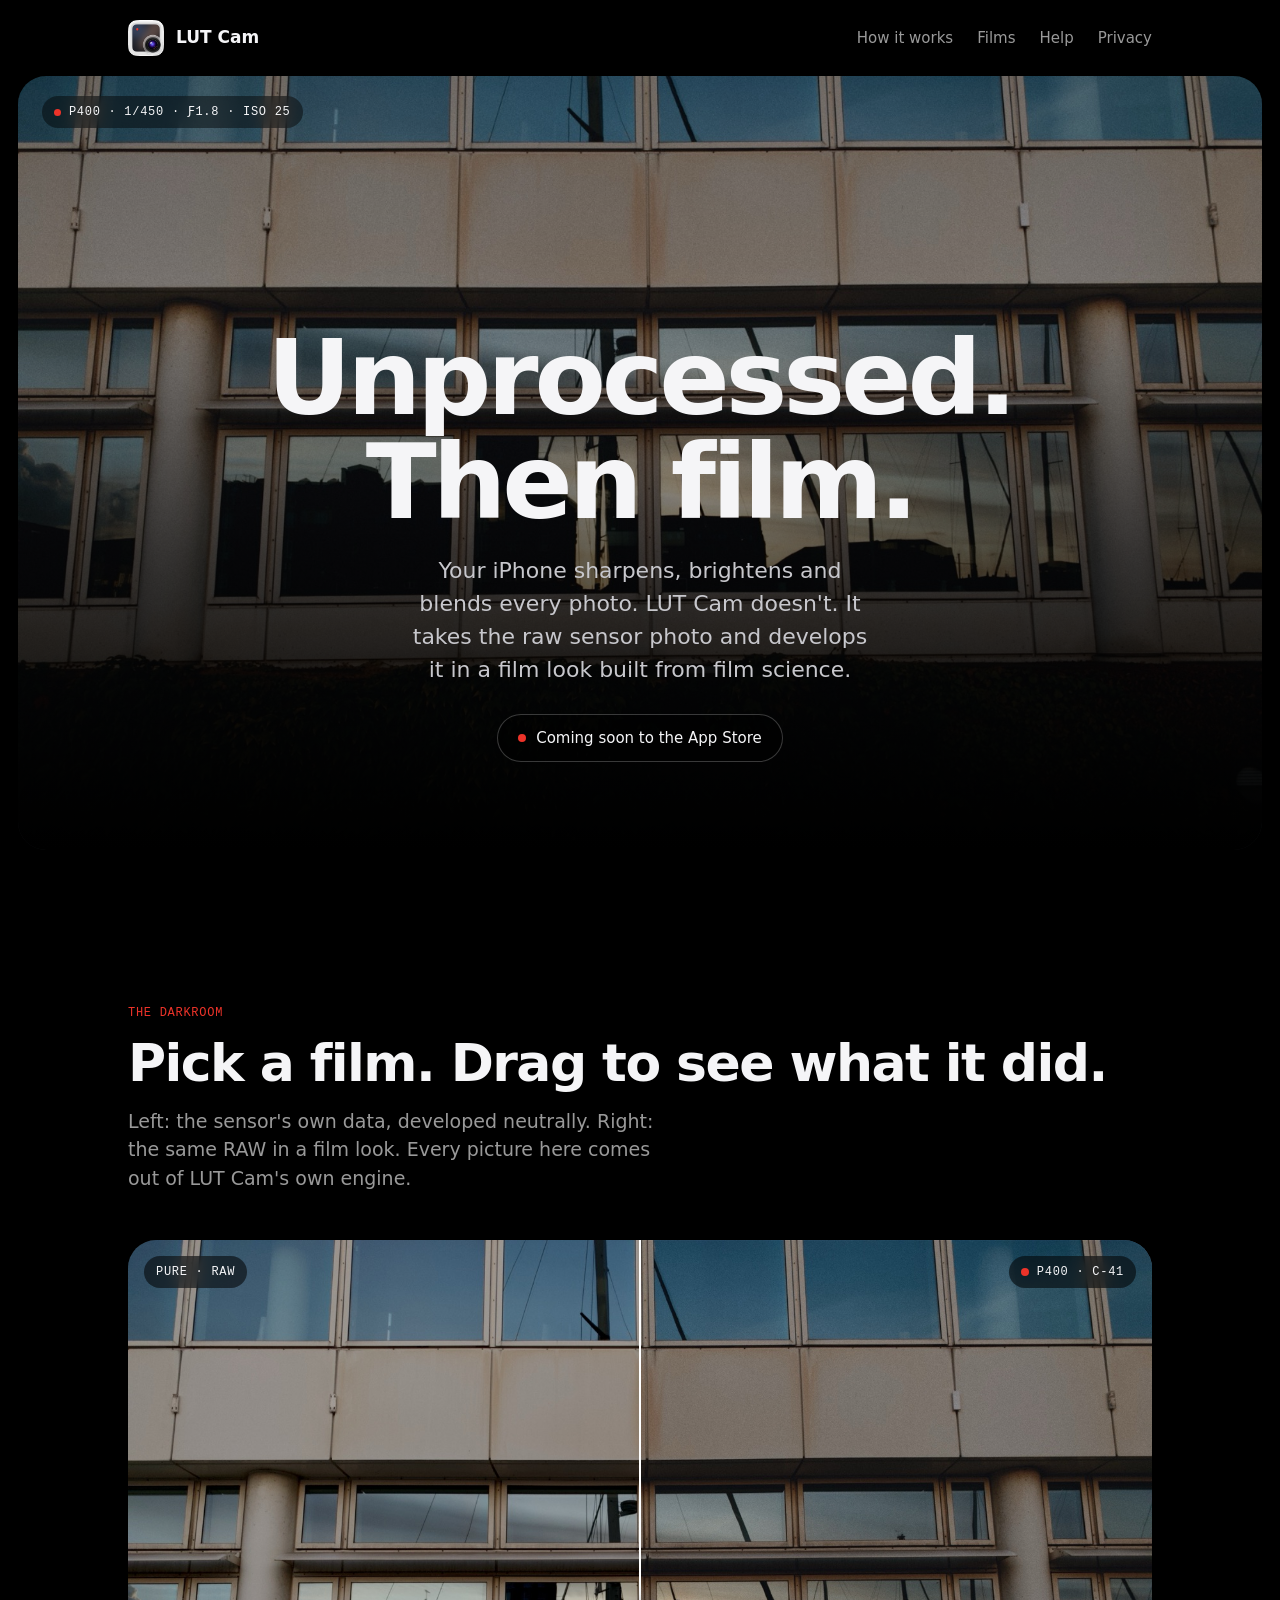
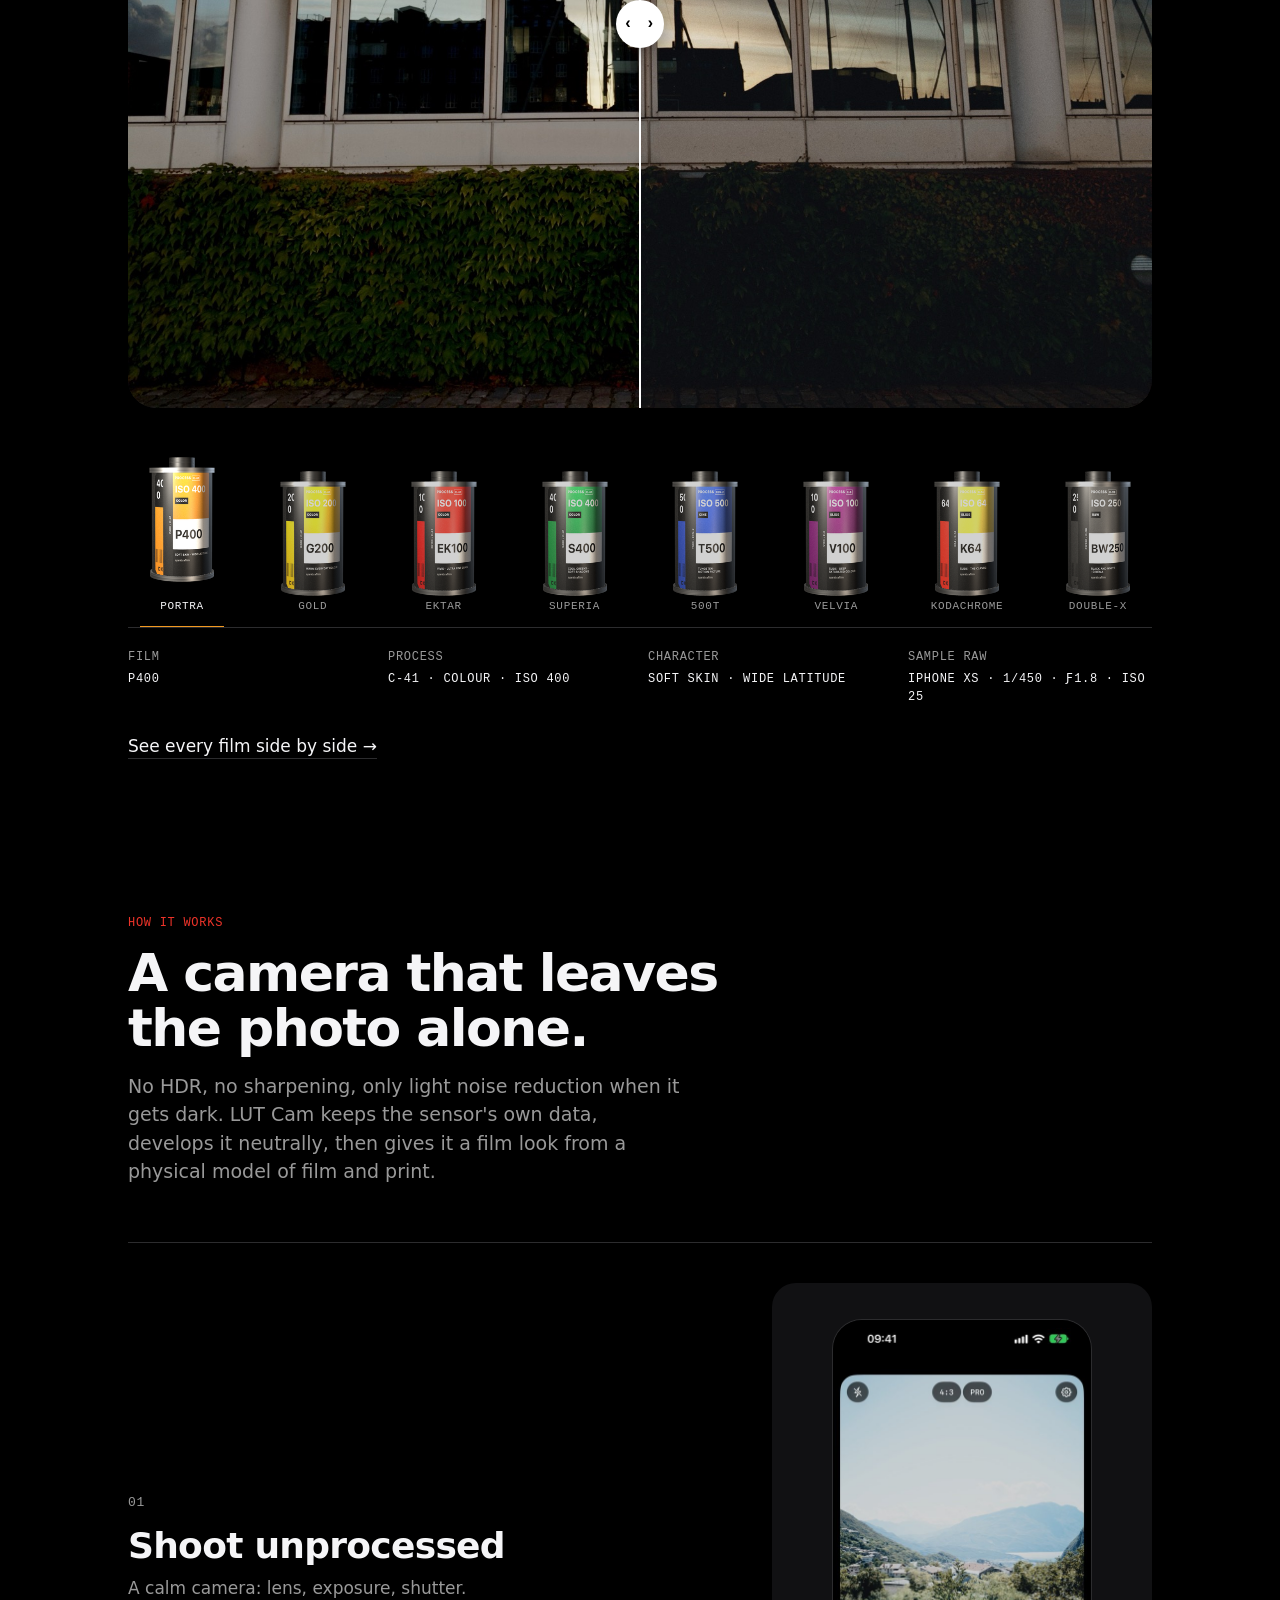
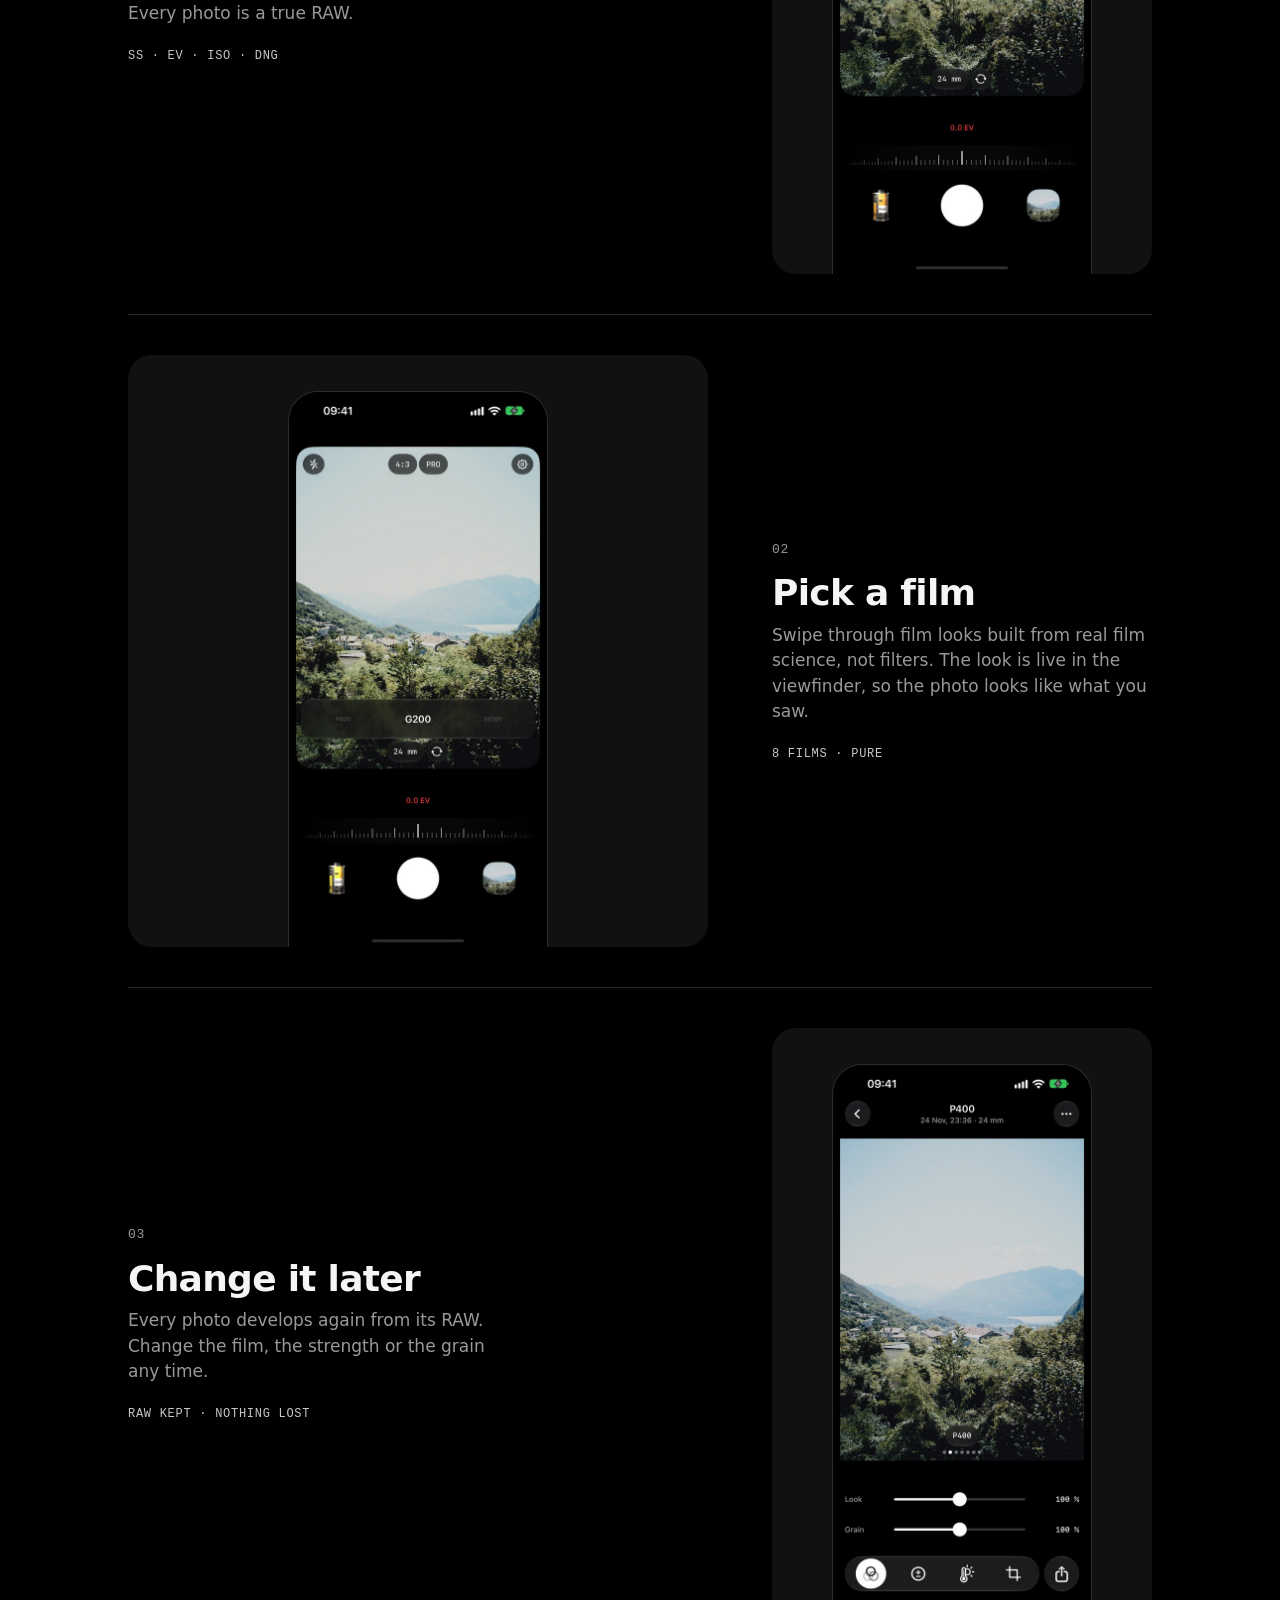
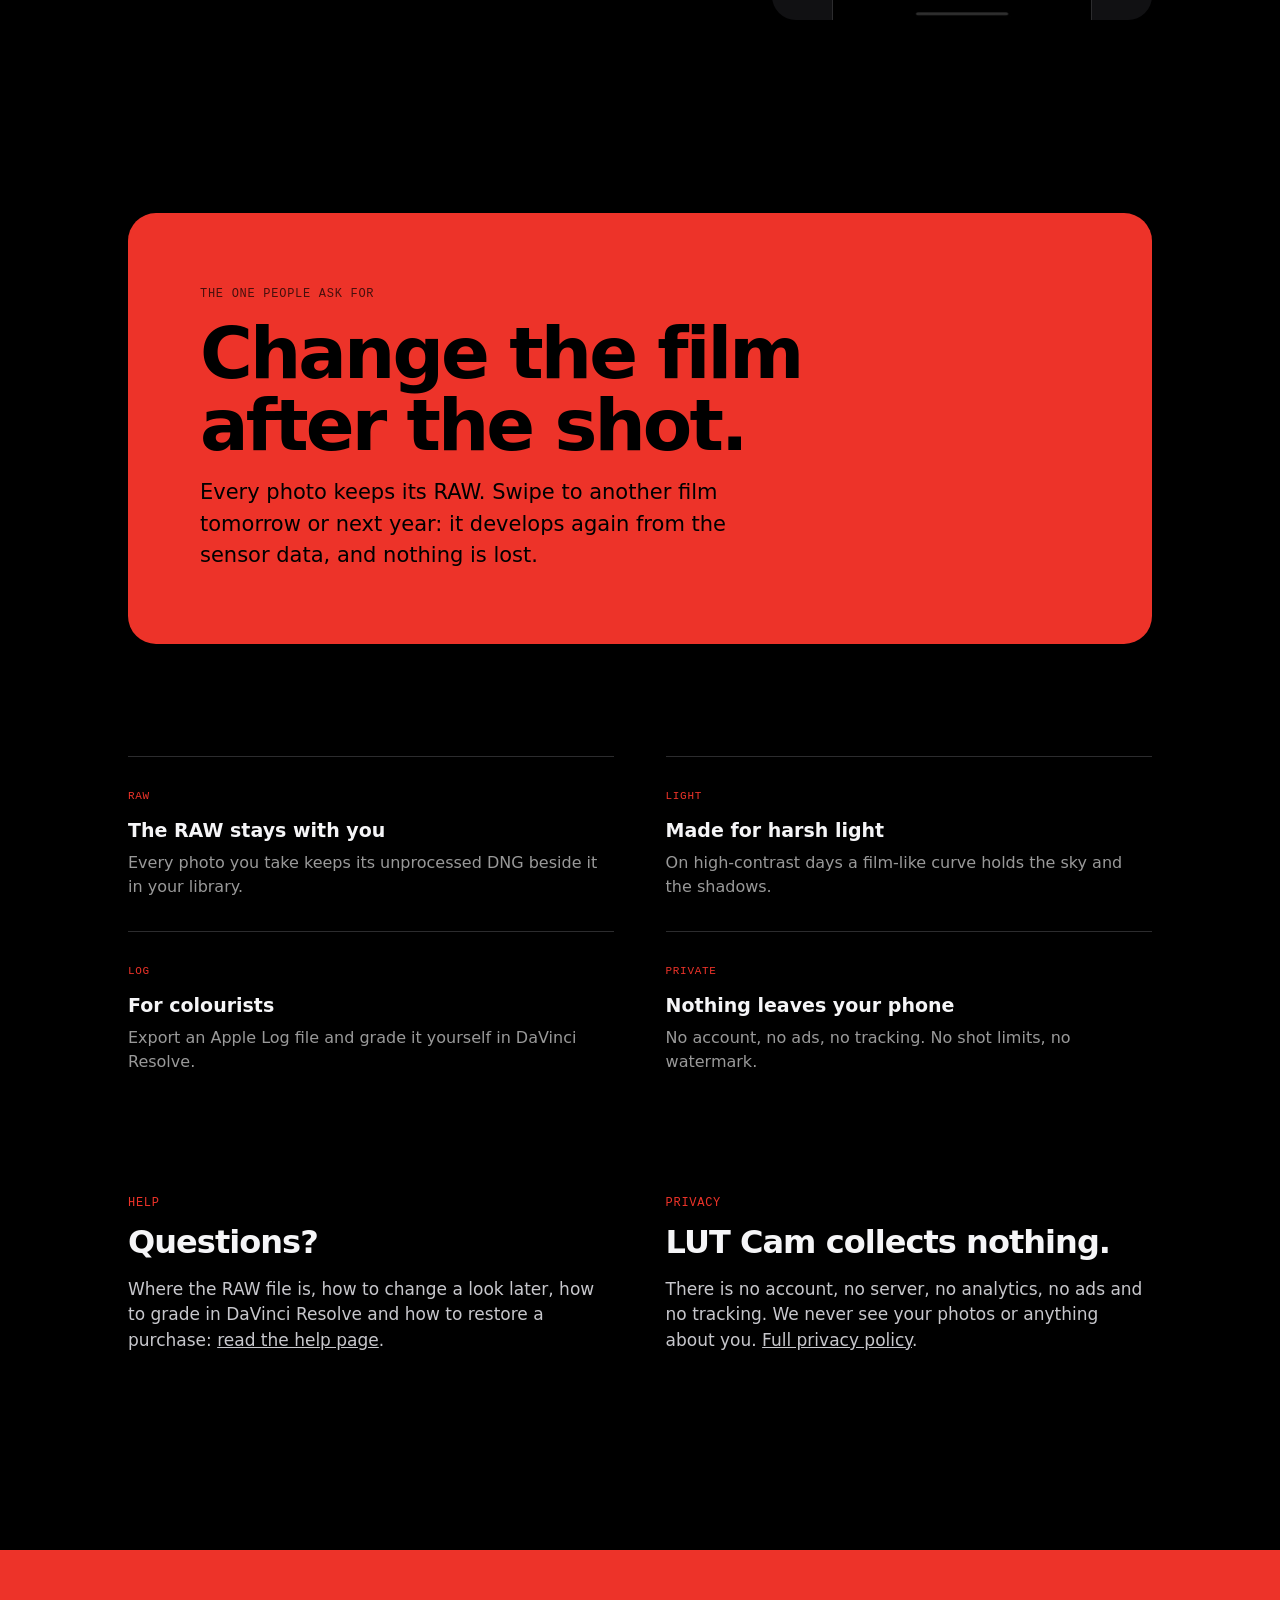
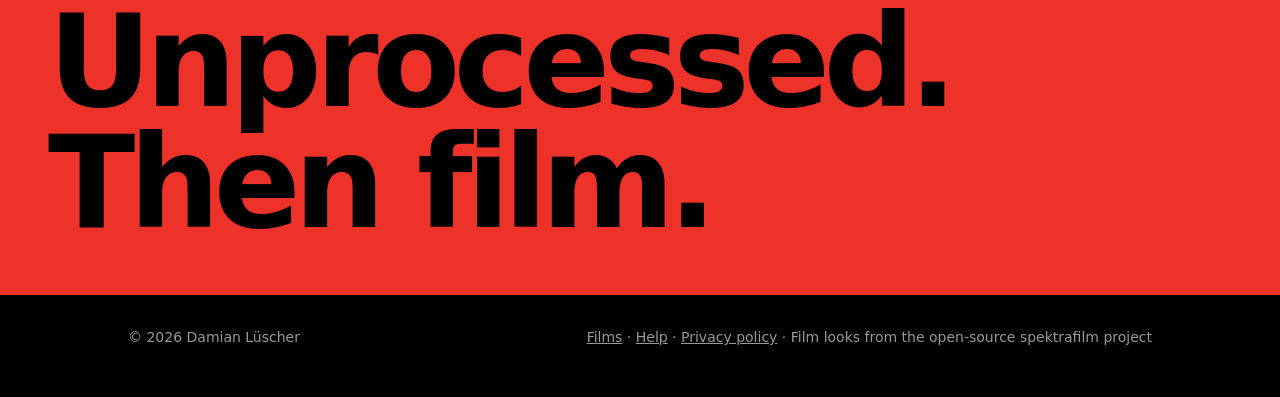
<file: index.html>
<!doctype html>
<html lang="en">
<head>
<meta charset="utf-8">
<meta name="viewport" content="width=device-width, initial-scale=1">
<title>LUT Cam: unprocessed photos, then film</title>
<meta name="description" content="A camera for iPhone that skips Apple's processing. It takes the unprocessed sensor photo and develops it in a film look built from real film science.">
<meta name="color-scheme" content="dark">
<meta name="theme-color" content="#000000">
<link rel="icon" href="assets/icon.png">
<link rel="apple-touch-icon" href="assets/apple-touch-icon.png">
<meta property="og:title" content="LUT Cam">
<meta property="og:description" content="Unprocessed. Then film. A camera for iPhone that skips Apple's processing.">
<meta property="og:image" content="assets/films/portra-400.jpg">
<link rel="stylesheet" href="style.css">
</head>
<body>

<div class="wrap">
<header class="bar">
  <a class="brand" href="index.html"><img src="assets/icon.png" alt="" width="36" height="36">LUT Cam</a>
  <nav><a href="#how">How it works</a><a href="looks.html">Films</a><a href="help.html">Help</a><a href="privacy-policy.html">Privacy</a></nav>
</header>
</div>

<main>
<section class="hero" aria-label="LUT Cam">
  <img class="hero-photo" src="assets/films/portra-400.jpg" alt="A building facade at dusk, developed in the P400 look" width="1600" height="1200" fetchpriority="high">
  <p class="readout mono" aria-hidden="true"><span class="rec"></span>P400 · 1/450 · ƒ1.8 · ISO 25</p>
  <div class="hero-copy">
    <h1>Unprocessed.<br>Then film.</h1>
    <p class="lead">Your iPhone sharpens, brightens and blends every photo. LUT Cam doesn't. It takes the raw sensor photo and develops it in a film look built from film science.</p>
    <span class="soon">Coming soon to the App Store</span>
  </div>
</section>

<div class="wrap">

<section class="darkroom" id="films" aria-labelledby="darkroom-title">
  <p class="kicker mono">The darkroom</p>
  <h2 id="darkroom-title">Pick a film. Drag to see what it did.</h2>
  <p class="intro">Left: the sensor's own data, developed neutrally. Right: the same RAW in a film look. Every picture here comes out of LUT Cam's own engine.</p>

  <figure class="compare" style="--pos: 50%">
    <img class="compare-raw" src="assets/films/neutral.jpg" alt="The facade straight from the sensor, flat and unprocessed" width="1600" height="1200">
    <img class="compare-film" id="compare-film" src="assets/films/portra-400.jpg" alt="The same facade in the P400 look" width="1600" height="1200">
    <span class="tag tag-raw mono">Pure · RAW</span>
    <span class="tag tag-film mono" id="tag-film">P400 · C-41</span>
    <span class="handle" aria-hidden="true"></span>
    <input class="slider" type="range" min="0" max="100" value="50" aria-label="Drag to compare the unprocessed RAW with the film look">
  </figure>

  <div class="shelf" role="group" aria-label="Choose a film">
    <button class="can" type="button" aria-pressed="true" data-film="portra-400" data-name="P400" data-process="C-41" data-kind="Colour" data-iso="400" data-line="Soft skin · wide latitude" style="--can: #f29921"><img src="assets/cans/portra.png" alt="" width="140" height="240"><span class="mono">Portra</span></button>
    <button class="can" type="button" aria-pressed="false" data-film="gold-200" data-name="G200" data-process="C-41" data-kind="Colour" data-iso="200" data-line="Warm everyday colour" style="--can: #fac71a"><img src="assets/cans/gold.png" alt="" width="140" height="240"><span class="mono">Gold</span></button>
    <button class="can" type="button" aria-pressed="false" data-film="ektar-100" data-name="EK100" data-process="C-41" data-kind="Colour" data-iso="100" data-line="Vivid · ultra fine grain" style="--can: #ed3329"><img src="assets/cans/ektar.png" alt="" width="140" height="240"><span class="mono">Ektar</span></button>
    <button class="can" type="button" aria-pressed="false" data-film="superia-400" data-name="S400" data-process="C-41" data-kind="Colour" data-iso="400" data-line="Cool greens · soft shadows" style="--can: #299e52"><img src="assets/cans/superia.png" alt="" width="140" height="240"><span class="mono">Superia</span></button>
    <button class="can" type="button" aria-pressed="false" data-film="vision3-500t" data-name="T500" data-process="ECN-2" data-kind="Cine" data-iso="500" data-line="Tungsten · motion picture" style="--can: #385ccc"><img src="assets/cans/vision.png" alt="" width="140" height="240"><span class="mono">500T</span></button>
    <button class="can" type="button" aria-pressed="false" data-film="velvia-100" data-name="V100" data-process="E-6" data-kind="Slide" data-iso="100" data-line="Slide · deep saturated colour" style="--can: #8c2e80"><img src="assets/cans/velvia.png" alt="" width="140" height="240"><span class="mono">Velvia</span></button>
    <button class="can" type="button" aria-pressed="false" data-film="kodachrome-64" data-name="K64" data-process="K-14" data-kind="Slide" data-iso="64" data-line="Slide · the classic" style="--can: #fadb4d"><img src="assets/cans/kodachrome.png" alt="" width="140" height="240"><span class="mono">Kodachrome</span></button>
    <button class="can" type="button" aria-pressed="false" data-film="double-x-250" data-name="BW250" data-process="D-96" data-kind="B&amp;W" data-iso="250" data-line="Black and white · cinema" style="--can: #9a9a9a"><img src="assets/cans/doublex.png" alt="" width="140" height="240"><span class="mono">Double-X</span></button>
  </div>

  <dl class="captions mono" aria-live="polite">
    <div><dt>Film</dt><dd id="cap-name">P400</dd></div>
    <div><dt>Process</dt><dd id="cap-process">C-41 · Colour · ISO 400</dd></div>
    <div><dt>Character</dt><dd id="cap-line">Soft skin · wide latitude</dd></div>
    <div><dt>Sample RAW</dt><dd>iPhone XS · 1/450 · ƒ1.8 · ISO 25</dd></div>
  </dl>
  <p class="more"><a href="looks.html">See every film side by side →</a></p>
</section>

<section id="how" aria-labelledby="how-title">
  <p class="kicker mono">How it works</p>
  <h2 id="how-title">A camera that leaves the photo alone.</h2>
  <p class="intro">No HDR, no sharpening, only light noise reduction when it gets dark. LUT Cam keeps the sensor's own data, develops it neutrally, then gives it a film look from a physical model of film and print.</p>

  <ol class="chapters">
    <li class="chapter">
      <div class="chapter-text">
        <span class="num mono">01</span>
        <h3>Shoot unprocessed</h3>
        <p>A calm camera: lens, exposure, shutter. Every photo is a true RAW.</p>
        <p class="spec mono">SS · EV · ISO · DNG</p>
      </div>
      <div class="stage"><img src="assets/camera.jpg" alt="The LUT Cam camera screen" width="520" height="1118" loading="lazy"></div>
    </li>
    <li class="chapter">
      <div class="chapter-text">
        <span class="num mono">02</span>
        <h3>Pick a film</h3>
        <p>Swipe through film looks built from real film science, not filters. The look is live in the viewfinder, so the photo looks like what you saw.</p>
        <p class="spec mono">8 films · Pure</p>
      </div>
      <div class="stage"><img src="assets/looks.jpg" alt="Choosing a film look on the camera" width="520" height="1118" loading="lazy"></div>
    </li>
    <li class="chapter">
      <div class="chapter-text">
        <span class="num mono">03</span>
        <h3>Change it later</h3>
        <p>Every photo develops again from its RAW. Change the film, the strength or the grain any time.</p>
        <p class="spec mono">RAW kept · nothing lost</p>
      </div>
      <div class="stage"><img src="assets/editor.jpg" alt="Changing the look of a photo after it was taken" width="520" height="1118" loading="lazy"></div>
    </li>
  </ol>
</section>

<section class="proof" aria-labelledby="proof-title">
  <p class="kicker mono">The one people ask for</p>
  <h2 id="proof-title">Change the film after the shot.</h2>
  <p>Every photo keeps its RAW. Swipe to another film tomorrow or next year: it develops again from the sensor data, and nothing is lost.</p>
</section>

<section class="facts" aria-label="Details">
  <div class="fact"><span class="mono">RAW</span><h3>The RAW stays with you</h3><p>Every photo you take keeps its unprocessed DNG beside it in your library.</p></div>
  <div class="fact"><span class="mono">Light</span><h3>Made for harsh light</h3><p>On high-contrast days a film-like curve holds the sky and the shadows.</p></div>
  <div class="fact"><span class="mono">Log</span><h3>For colourists</h3><p>Export an Apple Log file and grade it yourself in DaVinci Resolve.</p></div>
  <div class="fact"><span class="mono">Private</span><h3>Nothing leaves your phone</h3><p>No account, no ads, no tracking. No shot limits, no watermark.</p></div>
</section>

<section class="pair-text">
  <div class="text">
    <p class="kicker mono">Help</p>
    <h2>Questions?</h2>
    <p>Where the RAW file is, how to change a look later, how to grade in DaVinci Resolve and how to restore a purchase: <a href="help.html">read the help page</a>.</p>
  </div>
  <div class="text">
    <p class="kicker mono">Privacy</p>
    <h2>LUT Cam collects nothing.</h2>
    <p>There is no account, no server, no analytics, no ads and no tracking. We never see your photos or anything about you. <a href="privacy-policy.html">Full privacy policy</a>.</p>
  </div>
</section>
</div>

<div class="band" aria-hidden="true"><span>Unprocessed.</span><span>Then film.</span></div>
</main>

<div class="wrap">
<footer>
  <div class="row">
    <span>© 2026 Damian Lüscher</span>
    <span><a href="looks.html">Films</a> · <a href="help.html">Help</a> · <a href="privacy-policy.html">Privacy policy</a> · Film looks from the open-source spektrafilm project</span>
  </div>
</footer>
</div>

<script src="darkroom.js"></script>
</body>
</html>
</file>
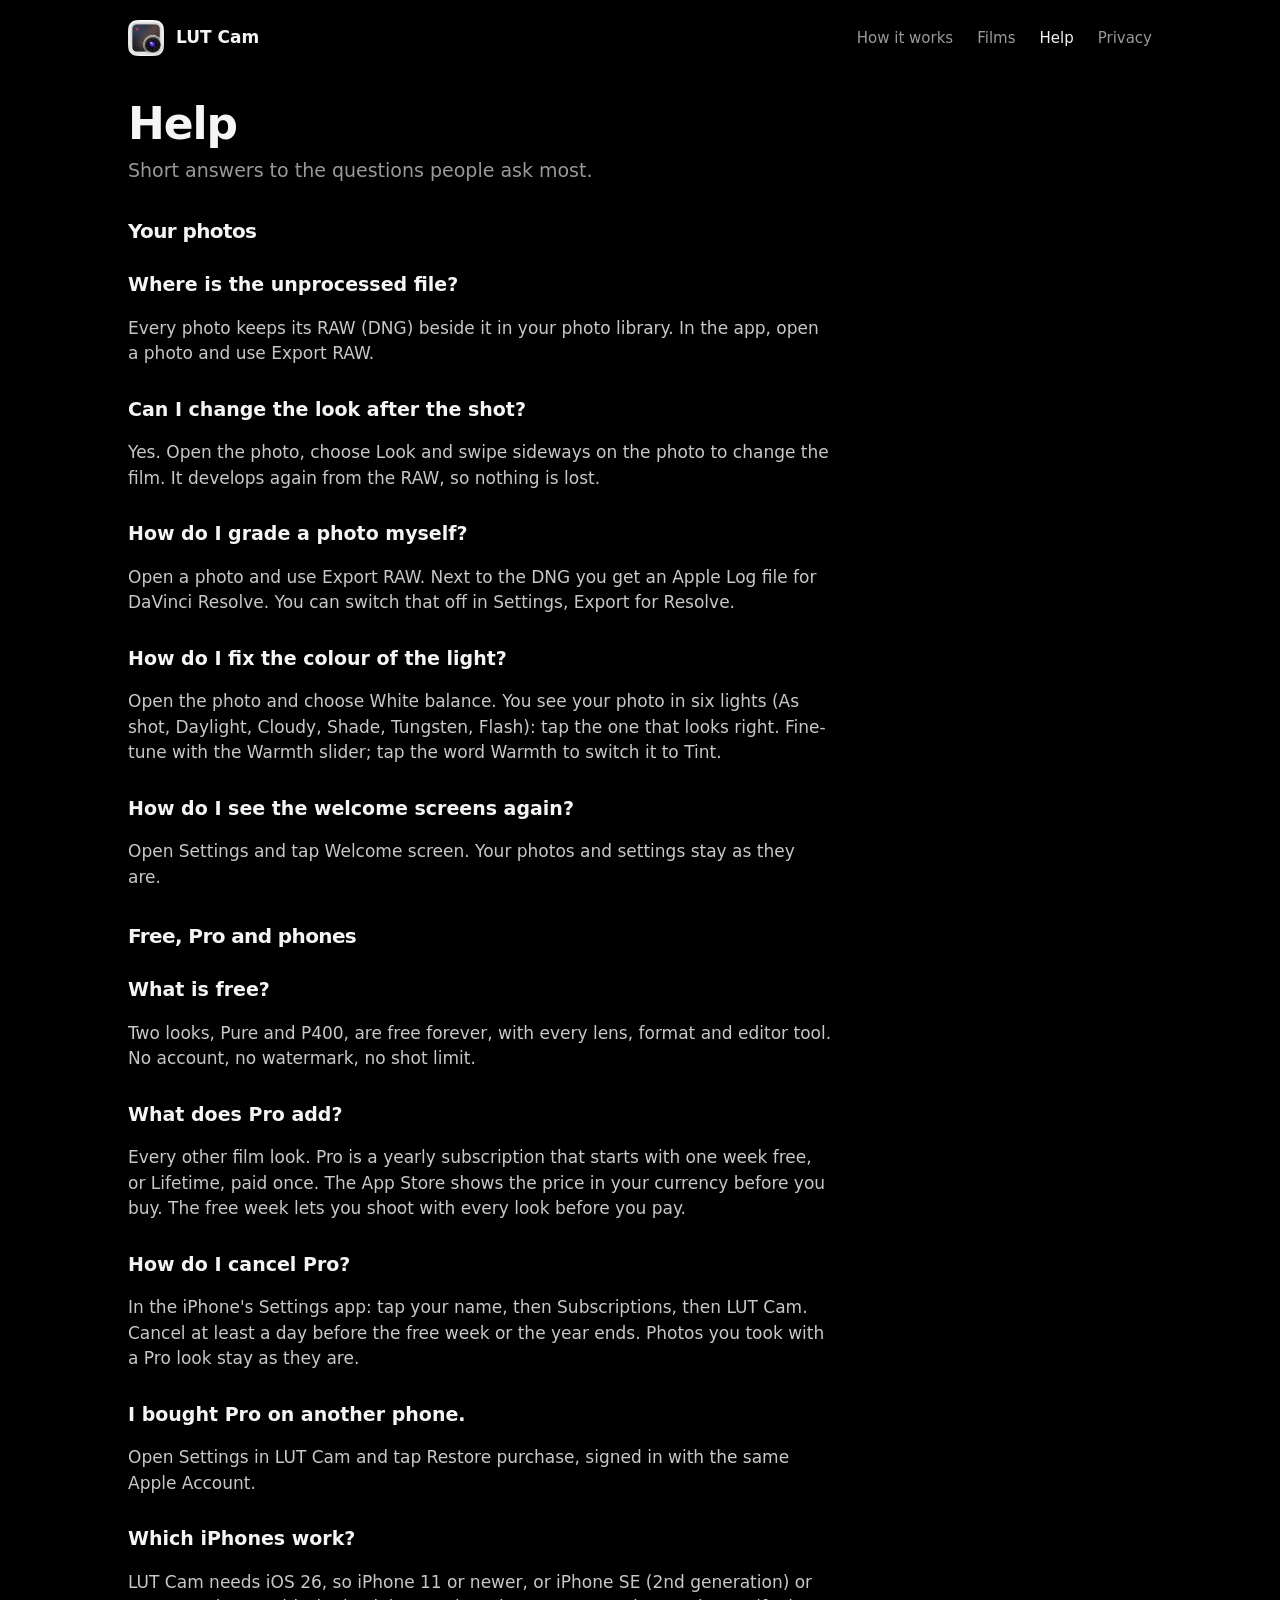
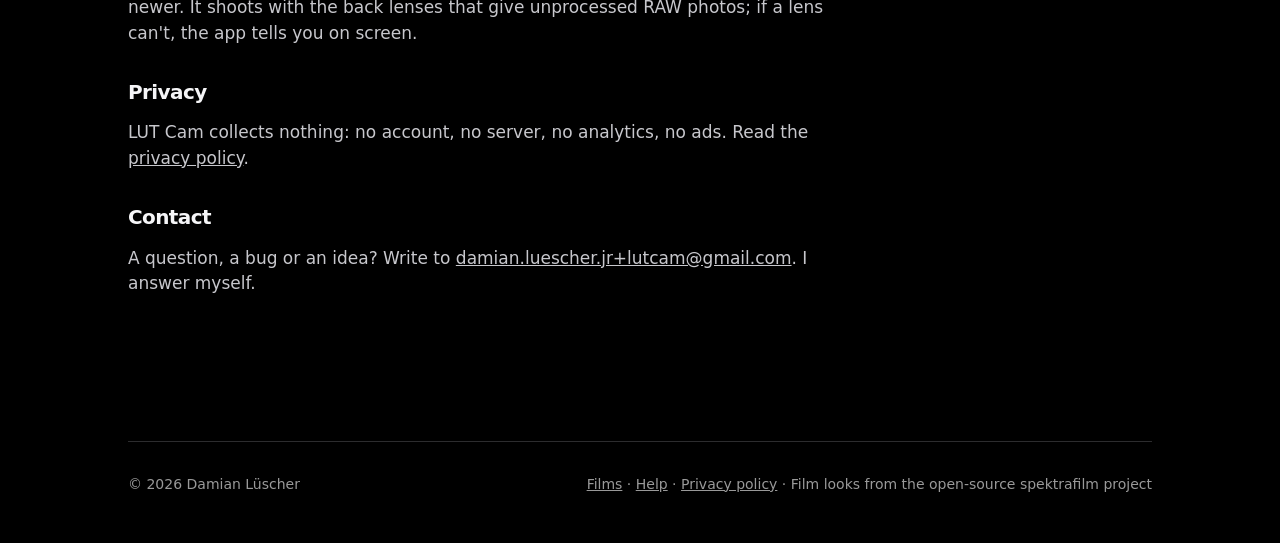
<file: help.html>
<!doctype html>
<html lang="en">
<head>
<meta charset="utf-8">
<meta name="viewport" content="width=device-width, initial-scale=1">
<title>LUT Cam: Help</title>
<meta name="description" content="Answers to common questions about LUT Cam: the RAW file, changing looks, grading in DaVinci Resolve, restoring a purchase.">
<meta name="color-scheme" content="dark">
<meta name="theme-color" content="#000000">
<link rel="icon" href="assets/icon.png">
<link rel="apple-touch-icon" href="assets/apple-touch-icon.png">
<link rel="stylesheet" href="style.css">
</head>
<body>
<div class="wrap">

<header class="bar">
  <a class="brand" href="index.html"><img src="assets/icon.png" alt="" width="36" height="36">LUT Cam</a>
  <nav><a href="index.html#how">How it works</a><a href="looks.html">Films</a><a href="help.html" aria-current="page">Help</a><a href="privacy-policy.html">Privacy</a></nav>
</header>

<main class="page">
<h1>Help</h1>
<p class="lead-in">Short answers to the questions people ask most.</p>

<h2>Your photos</h2>
<h3>Where is the unprocessed file?</h3>
<p>Every photo keeps its RAW (DNG) beside it in your photo library. In the app, open a photo and use Export RAW.</p>
<h3>Can I change the look after the shot?</h3>
<p>Yes. Open the photo, choose Look and swipe sideways on the photo to change the film. It develops again from the RAW, so nothing is lost.</p>
<h3>How do I grade a photo myself?</h3>
<p>Open a photo and use Export RAW. Next to the DNG you get an Apple Log file for DaVinci Resolve. You can switch that off in Settings, Export for Resolve.</p>

<h3>How do I fix the colour of the light?</h3>
<p>Open the photo and choose White balance. You see your photo in six lights (As shot, Daylight, Cloudy, Shade, Tungsten, Flash): tap the one that looks right. Fine-tune with the Warmth slider; tap the word Warmth to switch it to Tint.</p>
<h3>How do I see the welcome screens again?</h3>
<p>Open Settings and tap Welcome screen. Your photos and settings stay as they are.</p>

<h2>Free, Pro and phones</h2>
<h3>What is free?</h3>
<p>Two looks, Pure and P400, are free forever, with every lens, format and editor tool. No account, no watermark, no shot limit.</p>
<h3>What does Pro add?</h3>
<p>Every other film look. Pro is a yearly subscription that starts with one week free, or Lifetime, paid once. The App Store shows the price in your currency before you buy. The free week lets you shoot with every look before you pay.</p>
<h3>How do I cancel Pro?</h3>
<p>In the iPhone's Settings app: tap your name, then Subscriptions, then LUT Cam. Cancel at least a day before the free week or the year ends. Photos you took with a Pro look stay as they are.</p>
<h3>I bought Pro on another phone.</h3>
<p>Open Settings in LUT Cam and tap Restore purchase, signed in with the same Apple Account.</p>
<h3>Which iPhones work?</h3>
<p>LUT Cam needs iOS 26, so iPhone 11 or newer, or iPhone SE (2nd generation) or newer. It shoots with the back lenses that give unprocessed RAW photos; if a lens can't, the app tells you on screen.</p>

<h2>Privacy</h2>
<p>LUT Cam collects nothing: no account, no server, no analytics, no ads. Read the <a href="privacy-policy.html">privacy policy</a>.</p>

<h2>Contact</h2>
<p>A question, a bug or an idea? Write to <a href="mailto:damian.luescher.jr+lutcam@gmail.com?subject=LUT%20Cam">damian.luescher.jr+lutcam@gmail.com</a>. I answer myself.</p>
</main>

<footer>
  <div class="row">
    <span>© 2026 Damian Lüscher</span>
    <span><a href="looks.html">Films</a> · <a href="help.html">Help</a> · <a href="privacy-policy.html">Privacy policy</a> · Film looks from the open-source spektrafilm project</span>
  </div>
</footer>

</div>
</body>
</html>
</file>
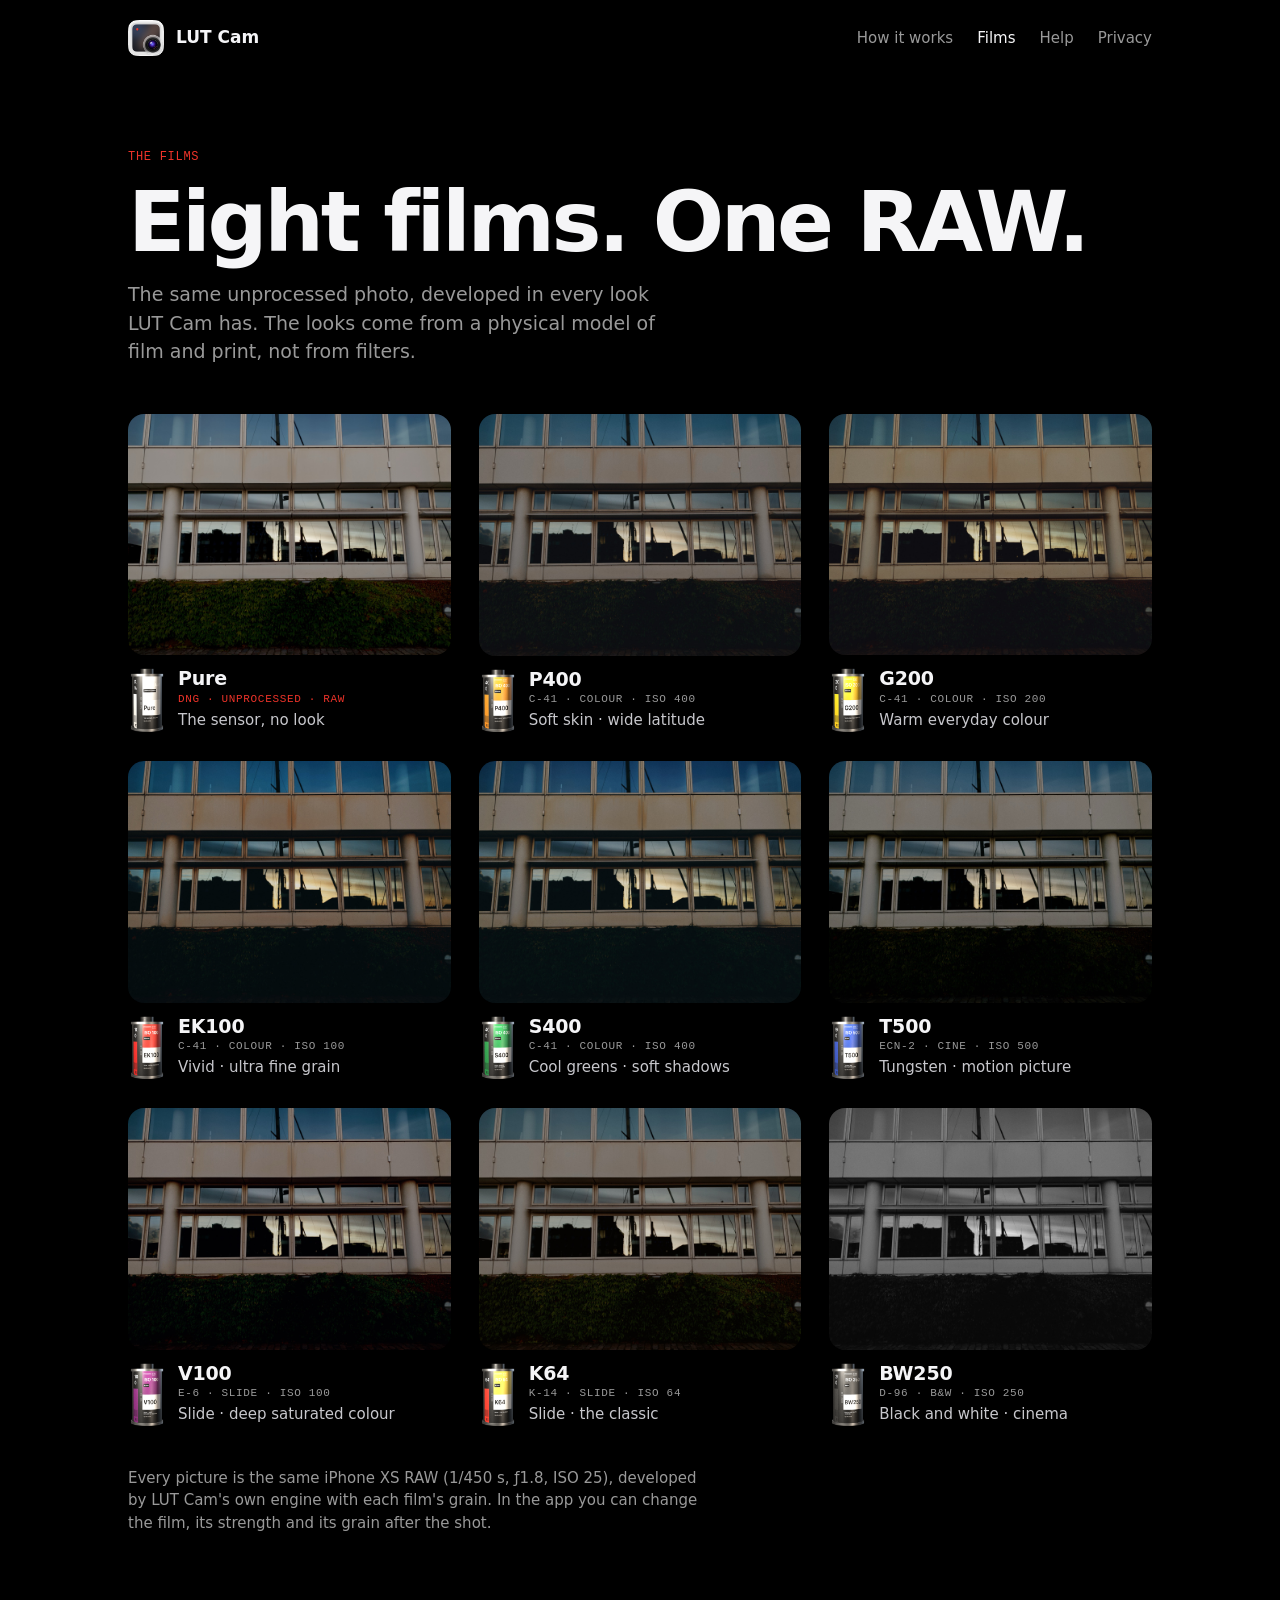
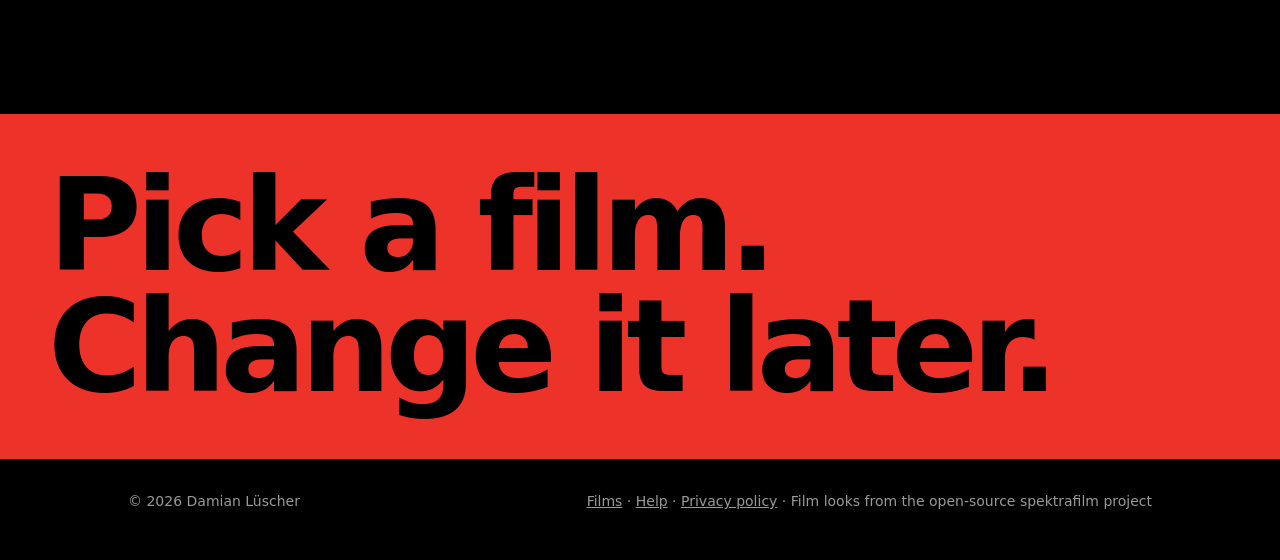
<file: looks.html>
<!doctype html>
<html lang="en">
<head>
<meta charset="utf-8">
<meta name="viewport" content="width=device-width, initial-scale=1">
<title>LUT Cam: the films</title>
<meta name="description" content="Every film look in LUT Cam, shown on the same unprocessed RAW: P400, G200, EK100, S400, T500, V100, K64, BW250 and Pure.">
<meta name="color-scheme" content="dark">
<meta name="theme-color" content="#000000">
<link rel="icon" href="assets/icon.png">
<link rel="apple-touch-icon" href="assets/apple-touch-icon.png">
<meta property="og:title" content="LUT Cam: the films">
<meta property="og:image" content="assets/films/portra-400.jpg">
<link rel="stylesheet" href="style.css">
</head>
<body>

<div class="wrap">
<header class="bar">
  <a class="brand" href="index.html"><img src="assets/icon.png" alt="" width="36" height="36">LUT Cam</a>
  <nav><a href="index.html#how">How it works</a><a href="looks.html" aria-current="page">Films</a><a href="help.html">Help</a><a href="privacy-policy.html">Privacy</a></nav>
</header>

<main>
<section class="films-head">
  <p class="kicker mono">The films</p>
  <h1>Eight films. One RAW.</h1>
  <p class="intro">The same unprocessed photo, developed in every look LUT Cam has. The looks come from a physical model of film and print, not from filters.</p>
</section>

<ul class="film-grid">
  <li class="film pure">
    <figure>
      <img class="photo" src="assets/films/neutral.jpg" alt="The sample facade in Pure" width="1600" height="1200" loading="eager">
      <figcaption><img src="assets/cans/pure.png" alt="" width="140" height="240"><div><h2>Pure</h2><p class="meta mono">DNG · Unprocessed · RAW</p><p class="line">The sensor, no look</p></div></figcaption>
    </figure>
  </li>
  <li class="film">
    <figure>
      <img class="photo" src="assets/films/portra-400.jpg" alt="The sample facade in P400" width="1600" height="1200" loading="eager">
      <figcaption><img src="assets/cans/portra.png" alt="" width="140" height="240"><div><h2>P400</h2><p class="meta mono">C-41 · Colour · ISO 400</p><p class="line">Soft skin · wide latitude</p></div></figcaption>
    </figure>
  </li>
  <li class="film">
    <figure>
      <img class="photo" src="assets/films/gold-200.jpg" alt="The sample facade in G200" width="1600" height="1200" loading="eager">
      <figcaption><img src="assets/cans/gold.png" alt="" width="140" height="240"><div><h2>G200</h2><p class="meta mono">C-41 · Colour · ISO 200</p><p class="line">Warm everyday colour</p></div></figcaption>
    </figure>
  </li>
  <li class="film">
    <figure>
      <img class="photo" src="assets/films/ektar-100.jpg" alt="The sample facade in EK100" width="1600" height="1200" loading="lazy">
      <figcaption><img src="assets/cans/ektar.png" alt="" width="140" height="240"><div><h2>EK100</h2><p class="meta mono">C-41 · Colour · ISO 100</p><p class="line">Vivid · ultra fine grain</p></div></figcaption>
    </figure>
  </li>
  <li class="film">
    <figure>
      <img class="photo" src="assets/films/superia-400.jpg" alt="The sample facade in S400" width="1600" height="1200" loading="lazy">
      <figcaption><img src="assets/cans/superia.png" alt="" width="140" height="240"><div><h2>S400</h2><p class="meta mono">C-41 · Colour · ISO 400</p><p class="line">Cool greens · soft shadows</p></div></figcaption>
    </figure>
  </li>
  <li class="film">
    <figure>
      <img class="photo" src="assets/films/vision3-500t.jpg" alt="The sample facade in T500" width="1600" height="1200" loading="lazy">
      <figcaption><img src="assets/cans/vision.png" alt="" width="140" height="240"><div><h2>T500</h2><p class="meta mono">ECN-2 · Cine · ISO 500</p><p class="line">Tungsten · motion picture</p></div></figcaption>
    </figure>
  </li>
  <li class="film">
    <figure>
      <img class="photo" src="assets/films/velvia-100.jpg" alt="The sample facade in V100" width="1600" height="1200" loading="lazy">
      <figcaption><img src="assets/cans/velvia.png" alt="" width="140" height="240"><div><h2>V100</h2><p class="meta mono">E-6 · Slide · ISO 100</p><p class="line">Slide · deep saturated colour</p></div></figcaption>
    </figure>
  </li>
  <li class="film">
    <figure>
      <img class="photo" src="assets/films/kodachrome-64.jpg" alt="The sample facade in K64" width="1600" height="1200" loading="lazy">
      <figcaption><img src="assets/cans/kodachrome.png" alt="" width="140" height="240"><div><h2>K64</h2><p class="meta mono">K-14 · Slide · ISO 64</p><p class="line">Slide · the classic</p></div></figcaption>
    </figure>
  </li>
  <li class="film">
    <figure>
      <img class="photo" src="assets/films/double-x-250.jpg" alt="The sample facade in BW250" width="1600" height="1200" loading="lazy">
      <figcaption><img src="assets/cans/doublex.png" alt="" width="140" height="240"><div><h2>BW250</h2><p class="meta mono">D-96 · B&amp;W · ISO 250</p><p class="line">Black and white · cinema</p></div></figcaption>
    </figure>
  </li>
</ul>
<p class="films-note">Every picture is the same iPhone XS RAW (1/450 s, ƒ1.8, ISO 25), developed by LUT Cam's own engine with each film's grain. In the app you can change the film, its strength and its grain after the shot.</p>
</main>
</div>

<div class="band" aria-hidden="true"><span>Pick a film.</span><span>Change it later.</span></div>

<div class="wrap">
<footer>
  <div class="row">
    <span>© 2026 Damian Lüscher</span>
    <span><a href="looks.html">Films</a> · <a href="help.html">Help</a> · <a href="privacy-policy.html">Privacy policy</a> · Film looks from the open-source spektrafilm project</span>
  </div>
</footer>
</div>
</body>
</html>
</file>
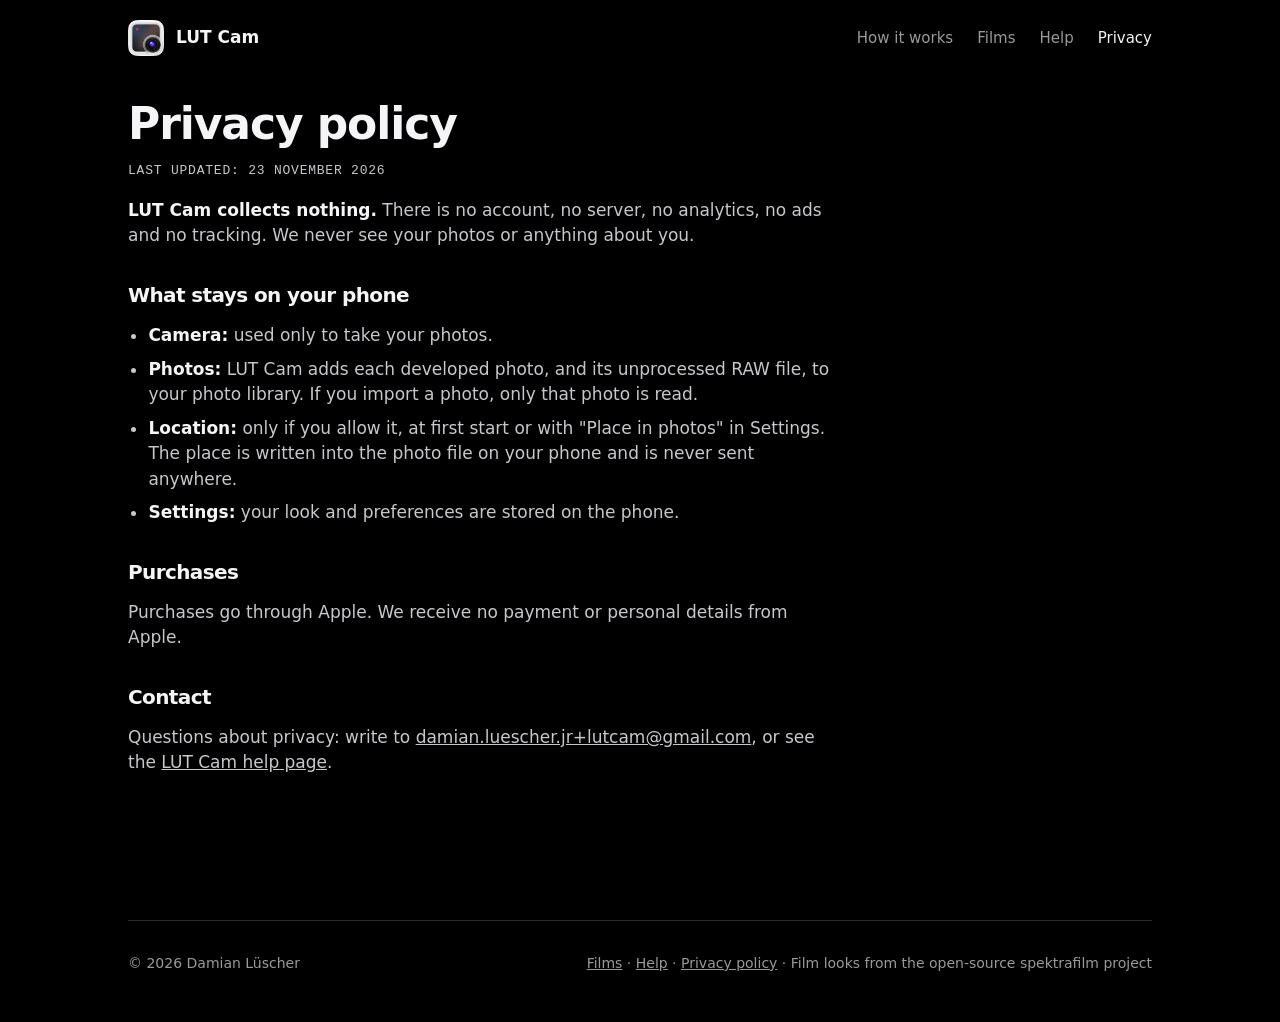
<file: privacy-policy.html>
<!doctype html>
<html lang="en">
<head>
<meta charset="utf-8">
<meta name="viewport" content="width=device-width, initial-scale=1">
<title>LUT Cam: Privacy policy</title>
<meta name="color-scheme" content="dark">
<meta name="theme-color" content="#000000">
<link rel="icon" href="assets/icon.png">
<link rel="apple-touch-icon" href="assets/apple-touch-icon.png">
<link rel="stylesheet" href="style.css">
</head>
<body>
<div class="wrap">

<header class="bar">
  <a class="brand" href="index.html"><img src="assets/icon.png" alt="" width="36" height="36">LUT Cam</a>
  <nav><a href="index.html#how">How it works</a><a href="looks.html">Films</a><a href="help.html">Help</a><a href="privacy-policy.html" aria-current="page">Privacy</a></nav>
</header>

<main class="page">
<h1>Privacy policy</h1>
<p class="date mono">Last updated: 23 November 2026</p>
<p><strong>LUT Cam collects nothing.</strong> There is no account, no server, no analytics, no ads and no tracking. We never see your photos or anything about you.</p>
<h2>What stays on your phone</h2>
<ul>
<li><strong>Camera:</strong> used only to take your photos.</li>
<li><strong>Photos:</strong> LUT Cam adds each developed photo, and its unprocessed RAW file, to your photo library. If you import a photo, only that photo is read.</li>
<li><strong>Location:</strong> only if you allow it, at first start or with "Place in photos" in Settings. The place is written into the photo file on your phone and is never sent anywhere.</li>
<li><strong>Settings:</strong> your look and preferences are stored on the phone.</li>
</ul>
<h2>Purchases</h2>
<p>Purchases go through Apple. We receive no payment or personal details from Apple.</p>
<h2>Contact</h2>
<p>Questions about privacy: write to <a href="mailto:damian.luescher.jr+lutcam@gmail.com?subject=LUT%20Cam%20privacy">damian.luescher.jr+lutcam@gmail.com</a>, or see the <a href="help.html">LUT Cam help page</a>.</p>
</main>

<footer>
  <div class="row">
    <span>© 2026 Damian Lüscher</span>
    <span><a href="looks.html">Films</a> · <a href="help.html">Help</a> · <a href="privacy-policy.html">Privacy policy</a> · Film looks from the open-source spektrafilm project</span>
  </div>
</footer>

</div>
</body>
</html>
</file>
<file: style.css>
/* LUT Cam site. Direction: "field notes" (Refero: Set Space base, NEON captions, Analogue reveal).
   Black page, mono labels like the app's camera readouts, red only as punctuation. */
:root {
  --bg: #000;
  --card: #1c1c1e;
  --stage: #111113;
  --line: #2c2c2e;
  --text: #f5f5f7;
  --muted: #999;
  --soft: #c7c7cc;
  --red: #ed3329;
  --edge: clamp(20px, 5vw, 48px);
  --radius: 28px;
}
* { box-sizing: border-box; }
html { -webkit-text-size-adjust: 100%; scroll-behavior: smooth; }
@media (prefers-reduced-motion: reduce) { html { scroll-behavior: auto; } * { transition: none !important; } }
body {
  margin: 0;
  background: var(--bg);
  color: var(--text);
  font: 17px/1.5 -apple-system, BlinkMacSystemFont, "SF Pro Text", system-ui, sans-serif;
  -webkit-font-smoothing: antialiased;
}
img { display: block; max-width: 100%; height: auto; }
a { color: inherit; }
.mono { font-family: ui-monospace, "SF Mono", Menlo, monospace; letter-spacing: .06em; text-transform: uppercase; }
.wrap { max-width: 1120px; margin: 0 auto; padding: 0 var(--edge); }

/* top bar */
header.bar { display: flex; align-items: center; justify-content: space-between; padding: 20px 0; position: relative; z-index: 2; }
.brand { display: flex; align-items: center; gap: 12px; font-weight: 600; text-decoration: none; }
.brand img { width: 36px; height: 36px; }
nav a { color: var(--muted); text-decoration: none; margin-left: 24px; font-size: 15px; }
nav a:hover, nav a[aria-current="page"] { color: var(--text); }

/* hero: a real photo fading into black */
.hero { position: relative; margin: 0 clamp(8px, 1.4vw, 20px); border-radius: var(--radius); overflow: hidden; min-height: min(86vh, 860px); display: flex; align-items: flex-end; }
.hero-photo { position: absolute; inset: 0; width: 100%; height: 100%; object-fit: cover; object-position: center 35%; }
.hero::after { content: ""; position: absolute; inset: 0; background: linear-gradient(180deg, rgba(0,0,0,.15) 0%, rgba(0,0,0,0) 30%, rgba(0,0,0,.55) 62%, #000 100%); }
.hero-copy { position: relative; z-index: 1; width: 100%; text-align: center; padding: 0 var(--edge) clamp(40px, 7vw, 88px); }
.readout { position: absolute; z-index: 1; top: 20px; left: 24px; margin: 0; font-size: 12px; color: var(--text); background: rgba(0,0,0,.45); padding: 7px 12px; border-radius: 999px; display: flex; align-items: center; gap: 8px; backdrop-filter: blur(8px); -webkit-backdrop-filter: blur(8px); }
.rec { width: 7px; height: 7px; border-radius: 50%; background: var(--red); }
h1 {
  font-size: clamp(44px, 8.5vw, 104px);
  line-height: 1;
  letter-spacing: -.04em;
  font-weight: 700;
  margin: 0;
  text-wrap: balance;
}
.lead { color: var(--soft); font-size: clamp(18px, 2.2vw, 22px); max-width: 34ch; margin: 20px auto 0; text-wrap: pretty; }
.soon {
  display: inline-flex; align-items: center; gap: 10px;
  margin-top: 28px; padding: 12px 20px;
  border: 1px solid rgba(255,255,255,.22); border-radius: 999px; background: rgba(0,0,0,.35);
  font-size: 15px; color: var(--text);
}
.soon::before { content: ""; width: 8px; height: 8px; border-radius: 50%; background: var(--red); }

section { padding: clamp(80px, 12vw, 160px) 0 0; }
h2 { font-size: clamp(30px, 4.6vw, 52px); letter-spacing: -.03em; line-height: 1.06; margin: 0 0 16px; text-wrap: balance; }
.kicker { font-size: 12px; color: var(--red); margin: 0 0 14px; }
.intro { color: var(--muted); max-width: 46ch; font-size: 19px; margin: 0; text-wrap: pretty; }

/* the darkroom: drag compare */
.compare { --pos: 50%; --can: var(--red); position: relative; margin: 48px 0 0; border-radius: var(--radius); overflow: hidden; aspect-ratio: 4 / 3; background: var(--stage); touch-action: pan-y; user-select: none; -webkit-user-select: none; }
.compare img { position: absolute; inset: 0; width: 100%; height: 100%; object-fit: cover; }
.compare-film { clip-path: inset(0 0 0 var(--pos)); }
.handle { position: absolute; top: 0; bottom: 0; left: var(--pos); width: 2px; margin-left: -1px; background: #fff; pointer-events: none; }
.handle::after { content: "‹ ›"; position: absolute; top: 50%; left: 50%; transform: translate(-50%, -50%); width: 48px; height: 48px; border-radius: 50%; background: #fff; color: #000; display: grid; place-items: center; font: 600 16px/1 ui-monospace, "SF Mono", Menlo, monospace; letter-spacing: .1em; box-shadow: 0 4px 24px rgba(0,0,0,.4); }
.slider { position: absolute; inset: 0; width: 100%; height: 100%; margin: 0; opacity: 0; cursor: ew-resize; -webkit-appearance: none; appearance: none; }
.compare:has(.slider:focus-visible) .handle::after { outline: 3px solid var(--red); outline-offset: 3px; }
.tag { position: absolute; top: 16px; font-size: 12px; padding: 7px 12px; border-radius: 999px; background: rgba(0,0,0,.55); backdrop-filter: blur(8px); -webkit-backdrop-filter: blur(8px); pointer-events: none; }
.tag-raw { left: 16px; }
.tag-film { right: 16px; display: flex; align-items: center; gap: 8px; }
.tag-film::before { content: ""; width: 8px; height: 8px; border-radius: 50%; background: var(--can); }

/* the film shelf: the app's own cans */
.shelf { display: flex; justify-content: space-between; gap: 8px; margin-top: 28px; padding: 24px 12px 0; border-bottom: 1px solid var(--line); overflow-x: auto; scrollbar-width: none; }
.shelf::-webkit-scrollbar { display: none; }
.can { flex: 0 0 auto; display: flex; flex-direction: column; align-items: center; gap: 10px; background: none; border: 0; padding: 0 4px 14px; color: var(--muted); cursor: pointer; border-bottom: 2px solid transparent; margin-bottom: -1px; }
.can img { width: clamp(52px, 7vw, 76px); transform: translateY(8px); transition: transform .25s cubic-bezier(.2,.8,.2,1); filter: brightness(.82); }
.can span { font-size: 11px; }
.can:hover img { transform: translateY(2px); filter: none; }
.can[aria-pressed="true"] { color: var(--text); border-bottom-color: var(--can); }
.can[aria-pressed="true"] img { transform: translateY(-6px); filter: none; }
.can:focus-visible { outline: 2px solid var(--red); outline-offset: 4px; border-radius: 8px; }

/* contact-sheet captions */
.captions { display: grid; grid-template-columns: repeat(4, 1fr); gap: 16px; margin: 20px 0 0; font-size: 12px; }
.captions dt { color: var(--muted); margin-bottom: 4px; }
.captions dd { margin: 0; color: var(--text); }
.more { margin: 28px 0 0; }
.more a { color: var(--text); text-decoration: none; border-bottom: 1px solid var(--line); padding-bottom: 2px; }
.more a:hover { border-color: var(--text); }

/* numbered chapters */
.chapters { list-style: none; padding: 0; margin: 56px 0 0; }
.chapter { display: grid; grid-template-columns: 1fr minmax(240px, 380px); gap: clamp(24px, 5vw, 80px); align-items: center; border-top: 1px solid var(--line); padding: 40px 0; }
.chapter:nth-child(even) .stage { order: -1; }
.num { display: block; font-size: 13px; color: var(--muted); margin-bottom: 14px; }
.chapter h3 { font-size: clamp(26px, 3.2vw, 36px); letter-spacing: -.02em; line-height: 1.1; margin: 0 0 10px; }
.chapter p { color: var(--muted); margin: 0; max-width: 36ch; font-size: 17px; }
.chapter .spec { margin-top: 20px; font-size: 12px; color: var(--soft); }
.stage { background: var(--stage); border-radius: 24px; padding: 36px 36px 0; overflow: hidden; }
.stage img { width: 100%; max-width: 260px; margin: 0 auto; border-radius: 30px 30px 0 0; border: 1px solid var(--line); border-bottom: 0; }

/* one red proof panel */
.proof { margin-top: clamp(80px, 12vw, 160px); padding: clamp(40px, 6vw, 72px); background: var(--red); color: #000; border-radius: var(--radius); }
.proof .kicker { color: #000; opacity: .7; }
.proof h2 { font-size: clamp(34px, 6vw, 72px); letter-spacing: -.04em; line-height: 1; max-width: 14ch; }
.proof p { font-size: clamp(18px, 2vw, 21px); max-width: 40ch; margin: 0; }
.proof p.kicker { font-size: 12px; margin-bottom: 14px; }
.text p.kicker { color: var(--red); }

/* facts: ruled, no cards */
.facts { display: grid; grid-template-columns: repeat(2, 1fr); gap: 0 clamp(24px, 4vw, 56px); padding-top: clamp(64px, 9vw, 112px); }
.fact { border-top: 1px solid var(--line); padding: 24px 0 32px; }
.fact > span { font-size: 11px; color: var(--red); }
.fact h3 { font-size: 19px; margin: 10px 0 6px; }
.fact p { color: var(--muted); margin: 0; font-size: 16px; }

/* help + privacy teaser */
.pair-text { display: grid; grid-template-columns: repeat(2, 1fr); gap: clamp(24px, 4vw, 56px); padding-top: clamp(48px, 7vw, 88px); }
.pair-text h2 { font-size: clamp(24px, 2.8vw, 32px); }
.text { max-width: 44rem; }
.text h3 { font-size: 19px; margin: 32px 0 6px; }
.text p, .text li { color: var(--soft); }
.text ul { padding-left: 1.2em; }
.text li { margin: 6px 0; }
.text strong { color: var(--text); }

/* closing band */
.band { margin-top: clamp(96px, 14vw, 180px); background: var(--red); color: #000; display: flex; justify-content: space-between; align-items: baseline; flex-wrap: wrap; gap: 0 4vw; padding: clamp(28px, 4vw, 56px) var(--edge); font-weight: 700; font-size: clamp(40px, 10vw, 152px); letter-spacing: -.05em; line-height: .95; }

footer { padding: 32px 0 48px; color: var(--muted); font-size: 14px; }
footer .row { display: flex; flex-wrap: wrap; justify-content: space-between; gap: 12px; }
footer a { color: var(--muted); }
.page ~ footer, main.page + footer { margin-top: clamp(80px, 12vw, 144px); border-top: 1px solid var(--line); }

/* films page */
.films-head { padding-top: clamp(32px, 6vw, 72px); }
.films-head h1 { font-size: clamp(40px, 7vw, 84px); }
.films-head .intro { margin-top: 16px; }
.film-grid { display: grid; grid-template-columns: repeat(3, 1fr); gap: clamp(16px, 2.4vw, 28px); margin-top: 48px; padding: 0; list-style: none; }
.film figure { margin: 0; }
.film .photo { width: 100%; aspect-ratio: 4 / 3; object-fit: cover; border-radius: 16px; background: var(--stage); }
.film figcaption { display: grid; grid-template-columns: 38px 1fr; gap: 12px; align-items: center; margin-top: 12px; }
.film figcaption img { width: 38px; }
.film h2 { font-size: 19px; letter-spacing: -.01em; margin: 0; }
.film .meta { font-size: 11px; color: var(--muted); margin: 2px 0 0; }
.film .line { font-size: 15px; color: var(--soft); margin: 2px 0 0; text-transform: none; letter-spacing: 0; font-family: inherit; }
.film.pure .meta { color: var(--red); }
.films-note { color: var(--muted); font-size: 15px; max-width: 60ch; margin: 40px 0 0; }

@media (max-width: 860px) {
  .film-grid { grid-template-columns: repeat(2, 1fr); }
  .captions { grid-template-columns: repeat(2, 1fr); }
}
@media (max-width: 760px) {
  nav a:first-child { display: none; }
  nav a { margin-left: 16px; }
  .chapter { grid-template-columns: 1fr; }
  .chapter:nth-child(even) .stage { order: 0; }
  .stage img { max-width: 220px; }
  .facts, .pair-text { grid-template-columns: 1fr; }
  .shelf { justify-content: flex-start; gap: 14px; }
  .readout { left: 16px; top: 16px; }
}
@media (max-width: 520px) {
  .film-grid { grid-template-columns: 1fr; }
  .compare { aspect-ratio: 1 / 1; }
  .tag { font-size: 10px; padding: 6px 9px; }
}

/* help + privacy pages */
.page { max-width: 44rem; padding-top: 24px; }
.page h1 { font-size: clamp(32px, 5vw, 44px); letter-spacing: -.025em; line-height: 1.1; margin: 0 0 8px; }
.page h2 { font-size: 20px; margin: 36px 0 8px; }
.page p, .page li { color: var(--soft); }
.page strong { color: var(--text); }
.page ul { padding-left: 1.2em; }
.page li { margin: 8px 0; }
.page h3 { font-size: 19px; margin: 28px 0 6px; }
.page .lead-in { color: var(--muted); font-size: 19px; margin: 0 0 8px; }
.date { color: var(--muted); font-size: 13px; }
</file>
